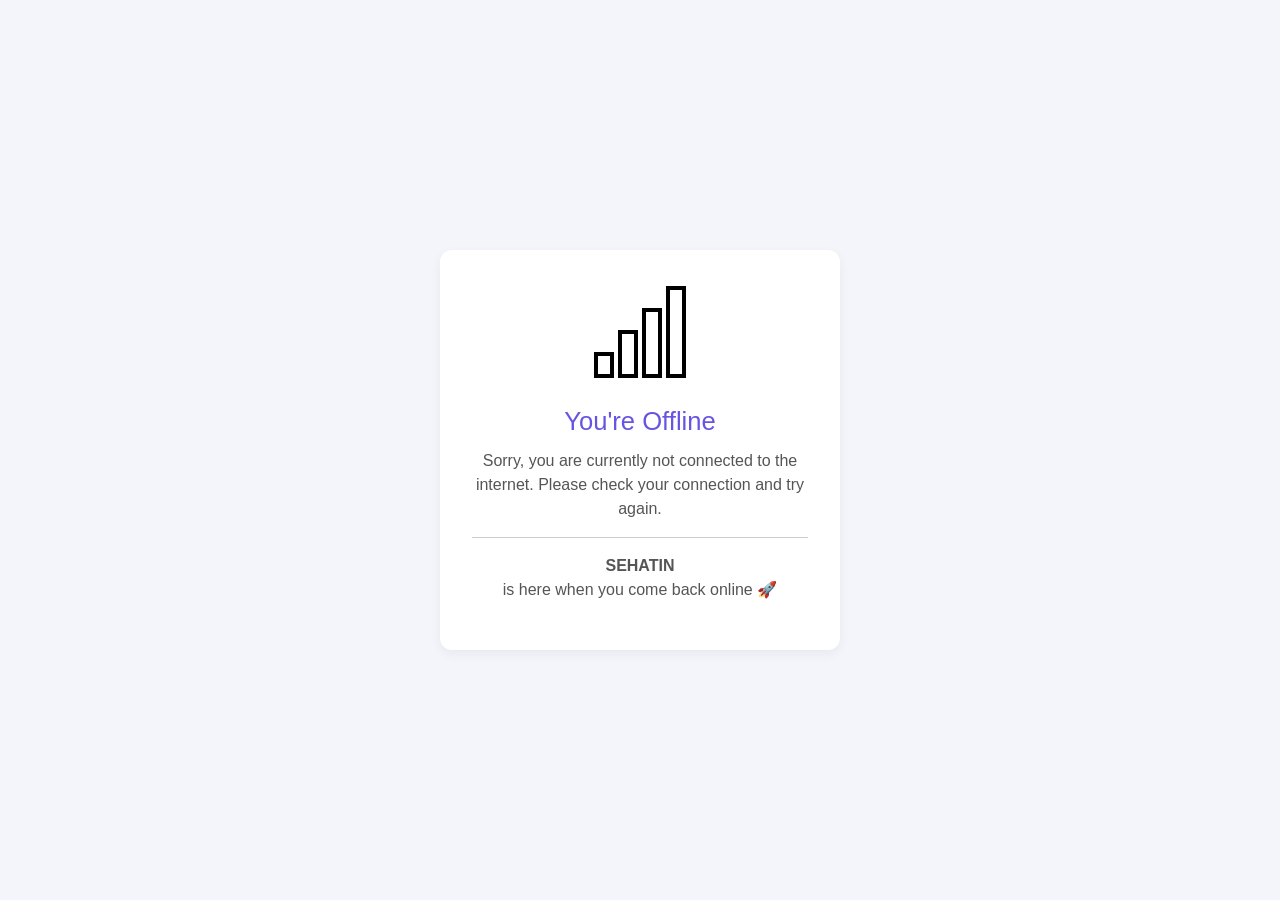
<file: fallback.html>
<!DOCTYPE html>
<html lang="en">
<head>
    <meta charset="UTF-8">
    <meta name="viewport" content="width=device-width, initial-scale=1.0">
    <title>SEHATIN - FALLBACK</title>
    <link rel="icon" type="image/png" href="assets/images/favicon-96x96.png" sizes="96x96" />
    <link rel="icon" type="image/svg+xml" href="assets/images/favicon.svg" />
    <link rel="shortcut icon" href="assets/images/favicon.ico" />
    <link rel="apple-touch-icon" sizes="180x180" href="assets/images/apple-touch-icon.png" />
    <meta name="apple-mobile-web-app-title" content="SEHATIN" />
    <link rel="manifest" href="https://sehatin.rizcasaur.us/manifest.json">
  
    <link href="https://cdn.jsdelivr.net/npm/bootstrap@5.3.2/dist/css/bootstrap.min.css" rel="stylesheet">
    <link href="https://cdn.jsdelivr.net/npm/bootstrap-icons@1.10.5/font/bootstrap-icons.css" rel="stylesheet">
  <style>
    body {
      background-color: #f4f5fa;
      color: #333;
      font-family: 'Segoe UI', sans-serif;
      display: flex;
      justify-content: center;
      align-items: center;
      height: 100vh;
      text-align: center;
      padding: 20px;
    }
    .offline-box {
      max-width: 400px;
      background: #fff;
      border-radius: 12px;
      box-shadow: 0 4px 12px rgba(0, 0, 0, 0.05);
      padding: 2rem;
    }
    .offline-box img {
      width: 100px;
      margin-bottom: 1.5rem;
    }
    .offline-box h1 {
      font-size: 1.6rem;
      color: #6754e2;
    }
    .offline-box p {
      margin-top: 0.75rem;
      color: #555;
    }
  </style>
</head>
<body>
  <div class="offline-box">
    <img src="assets/images/no-connection.png" alt="Offline" />
    <h1>You're Offline</h1>
    <p>Sorry, you are currently not connected to the internet. Please check your connection and try again.</p>
    <hr>
    <p><strong>SEHATIN</strong><br>is here when you come back online 🚀</p>
  </div>
  <script src="https://cdn.jsdelivr.net/npm/bootstrap@5.3.2/dist/js/bootstrap.bundle.min.js"></script>
  <script>
    if ('serviceWorker' in navigator) {
      window.addEventListener('load', () => {
        navigator.serviceWorker.register('/service-worker.js')
          .then((registration) => {
            console.log('Service Worker registered with scope:', registration.scope);
          })
          .catch((error) => {
            console.log('Service Worker registration failed:', error);
          });
      });
    }
  </script>
</body>
</html>
</file>
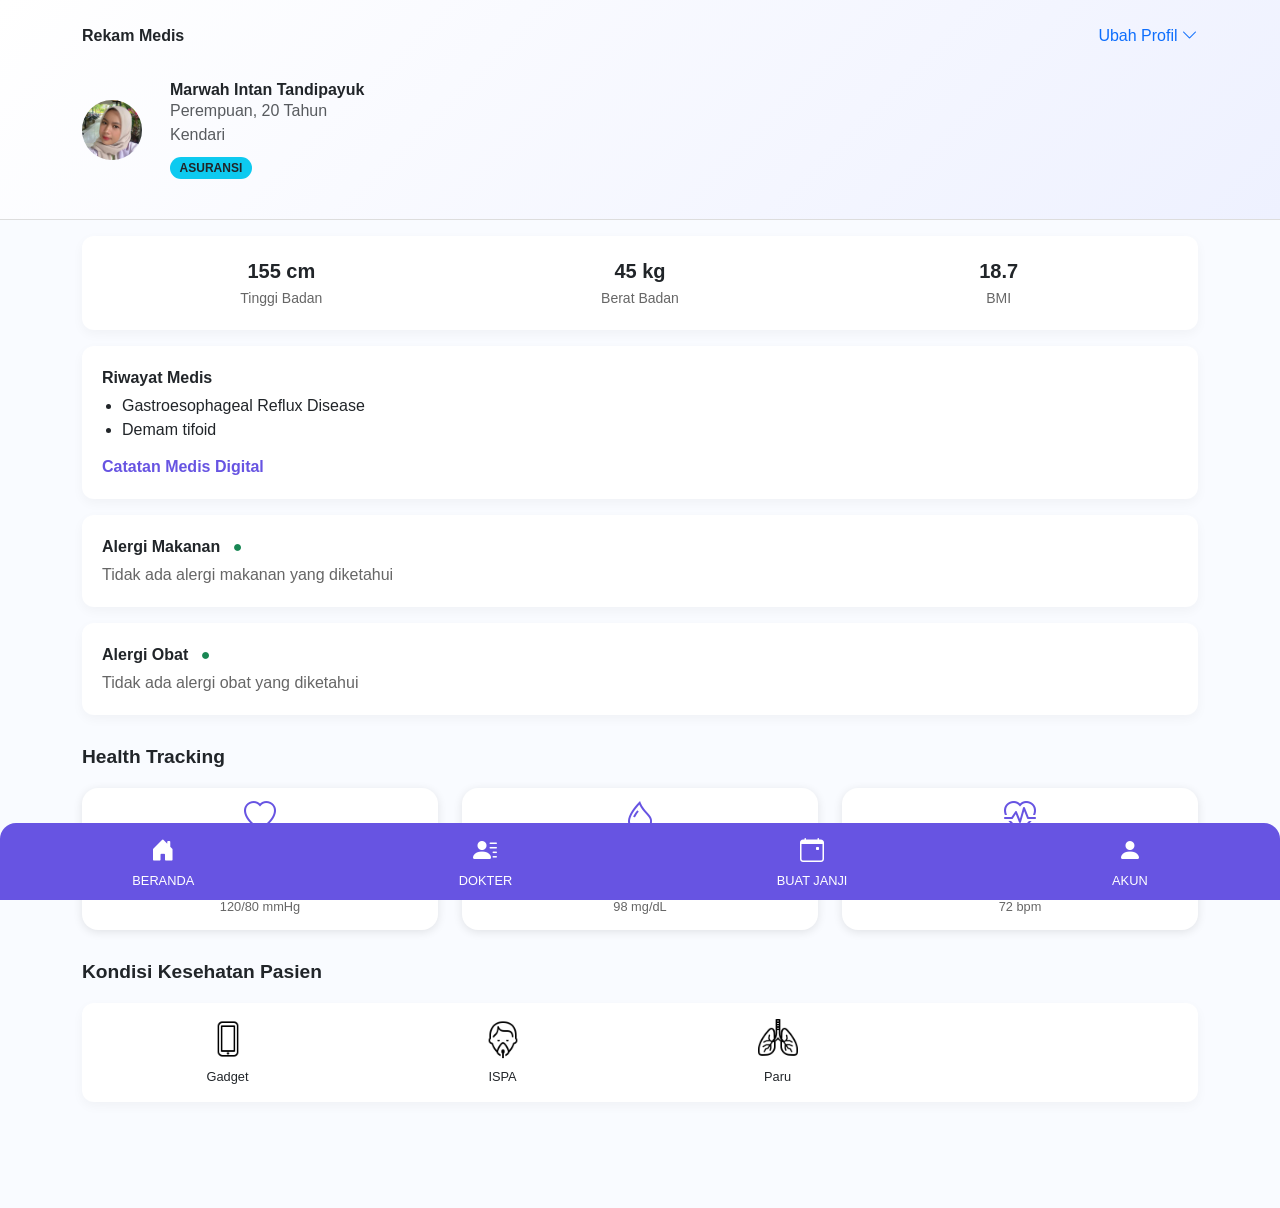
<file: profile.html>
<!DOCTYPE html>
<html lang="en">
<head>
  <meta charset="UTF-8">
  <meta name="viewport" content="width=device-width, initial-scale=1.0">
  <title>SEHATIN - PROFILE</title>
  <link rel="icon" type="image/png" href="https://sehatin.rizcasaur.us/assets/images/favicon-96x96.png" sizes="96x96" />
  <link rel="icon" type="image/svg+xml" href="https://sehatin.rizcasaur.us/assets/images/favicon.svg" />
  <link rel="shortcut icon" href="https://sehatin.rizcasaur.us/assets/images/favicon.ico" />
  <link rel="apple-touch-icon" sizes="180x180" href="https://sehatin.rizcasaur.us/assets/images/apple-touch-icon.png" />
  <meta name="apple-mobile-web-app-title" content="SEHATIN" />
  <link rel="manifest" href="https://sehatin.rizcasaur.us/manifest.json">

  <link href="https://cdn.jsdelivr.net/npm/bootstrap@5.3.2/dist/css/bootstrap.min.css" rel="stylesheet">
  <link href="https://cdn.jsdelivr.net/npm/bootstrap-icons@1.10.5/font/bootstrap-icons.css" rel="stylesheet">
  <style>
    body {
      background-color: #f9fbff;
      font-family: 'Segoe UI', sans-serif;
      padding-bottom: 90px;
    }
    .header-section {
      background: linear-gradient(135deg, #ffffff, #eef1ff);
      padding: 1.5rem 1rem;
      border-bottom: 1px solid #ddd;
    }
    .user-summary {
      display: flex;
      align-items: center;
      gap: 1rem;
    }
    .user-summary img {
      width: 60px;
      height: 60px;
      border-radius: 50%;
      object-fit: cover;
    }
    .user-summary div {
      flex-grow: 1;
    }
    .user-summary h6 {
      margin: 0;
      font-weight: 700;
    }
    .badge-custom {
      font-size: 0.75rem;
      padding: 0.3rem 0.6rem;
      margin-right: 0.3rem;
      border-radius: 999px;
    }
    .section-title {
      font-weight: bold;
      font-size: 1.2rem;
      margin: 1.75rem 0 1rem;
    }
    .info-card {
      background-color: #fff;
      border-radius: 0.75rem;
      box-shadow: 0 4px 12px rgba(0,0,0,0.04);
      padding: 1.25rem;
      margin-bottom: 1rem;
    }
    .info-grid {
      display: grid;
      grid-template-columns: 1fr 1fr 1fr;
      text-align: center;
    }
    .info-grid div strong {
      display: block;
      font-size: 1.25rem;
    }
    .info-grid div small {
      color: #666;
    }
    .list-item-box {
      border-top: 1px solid #eee;
      padding-top: 1rem;
    }
    .info-list {
      padding-left: 1.25rem;
      margin-bottom: 0;
    }
    .status-card {
      display: flex;
      justify-content: space-between;
      align-items: center;
      border-radius: 0.75rem;
      padding: 1rem;
      background-color: #fff;
      margin-bottom: 0.75rem;
      box-shadow: 0 2px 8px rgba(0,0,0,0.02);
    }
    .status-title {
      font-weight: 600;
    }
    .status-value {
      color: #666;
    }
    .health-icons {
      display: grid;
      grid-template-columns: repeat(4, 1fr);
      gap: 1rem;
      padding: 1rem;
      background-color: #fff;
      border-radius: 0.75rem;
      box-shadow: 0 4px 12px rgba(0,0,0,0.04);
    }
    .health-icons div {
      text-align: center;
      font-size: 0.8rem;
    }
    .health-icons img {
      width: 40px;
      height: 40px;
      margin-bottom: 0.5rem;
    }

    .bottom-nav {
      position: fixed;
      bottom: 0;
      left: 0;
      width: 100%;
      background-color: #6754e2;
      color: white;
      display: flex;
      justify-content: space-around;
      padding: 10px 0;
      z-index: 999;
      border-top-left-radius: 1rem;
      border-top-right-radius: 1rem;
    }

    .bottom-nav a {
      color: white;
      text-decoration: none;
      font-size: 0.8rem;
      text-align: center;
    }

    .bottom-nav a i {
      font-size: 1.5rem;
      display: block;
      margin-bottom: 2px;
    }

    .btn-link {
      text-decoration: none;
      font-weight: bold;
      color: #6754e2;
      display: block;
      text-align: left;
      margin-top: 0.8rem;
      font-size: 1rem;
    }

    /* New Card Styles */
    .card-custom {
      background-color: #fff;
      border-radius: 1rem;
      box-shadow: 0 2px 10px rgba(0, 0, 0, 0.1);
      padding-top: 0.4rem;
      padding-bottom: 0.4rem;
      padding-right: 0.2rem;
      padding-left: 0.2rem;
      text-align: center;
      transition: transform 0.3s ease, box-shadow 0.3s ease;
    }

    .card-custom:hover {
      transform: translateY(-5px);
      box-shadow: 0 6px 15px rgba(0, 0, 0, 0.15);
    }

    .card-icon {
      font-size: 2rem;
      color: #6754e2;
      margin-bottom: 0.8rem;
    }

    .card-title {
      font-weight: bold;
      font-size: 0.8rem;
      color: #333;
      margin-bottom: 0.2rem;
    }

    .card-value {
      font-size: 0.8rem;
      color: #666;
      margin-bottom: 0.5rem;
    }
  </style>
</head>
<body>
  
  <div class="header-section">
    <div class="container d-flex justify-content-between align-items-center mb-3">
      <div class="fw-semibold">Rekam Medis</div>
      <div class="text-primary">Ubah Profil <i class="bi bi-chevron-down"></i></div>
    </div>
    <div class="container user-summary">
      <img src="assets/images/profil-intan.jpg" alt="Profile">
      <div class="container py-3">
        <h6>Marwah Intan Tandipayuk</h6>
        <div class="text-muted">Perempuan, 20 Tahun<br>Kendari</div>
        <div class="mt-2">
          <!-- <span class="badge bg-light text-dark badge-custom">DIRI SENDIRI</span> -->
          <span class="badge bg-info text-dark badge-custom">ASURANSI</span>
        </div>
      </div>
    </div>
  </div>

  <div class="container py-3">
    <div class="info-card info-grid">
      <div><strong>155 cm</strong><small>Tinggi Badan</small></div>
      <div><strong>45 kg</strong><small>Berat Badan</small></div>
      <div><strong>18.7</strong><small>BMI</small></div>
    </div>

    <div class="info-card">
      <div class="status-title mb-1">Riwayat Medis</div>
      <div class="info-box">
        <ul class="info-list">
          <li>Gastroesophageal Reflux Disease</li>
          <li>Demam tifoid</li>
        </ul>
      </div>
      <a href="digital.html" class="btn-link">Catatan Medis Digital</a>
    </div>

    <div class="info-card">
      <div class="status-title mb-1">Alergi Makanan <span class="text-success ms-2">●</span></div>
      <div class="status-value">Tidak ada alergi makanan yang diketahui</div>
    </div>

    <div class="info-card">
      <div class="status-title mb-1">Alergi Obat <span class="text-success ms-2">●</span></div>
      <div class="status-value">Tidak ada alergi obat yang diketahui</div>
    </div>

    <div class="section-title">Health Tracking</div>

    <!-- Blood Pressure Card -->
    <div class="row row-cols-3 g-4">
      <div class="col">
        <div class="card-custom">
          <div class="card-icon">
            <i class="bi bi-heart"></i>
          </div>
          <div class="card-title">Blood<br>Pressure</div>
          <div class="card-value">120/80 mmHg</div>
        </div>
      </div>

      <!-- Sugar Level Card -->
      <div class="col">
        <div class="card-custom">
          <div class="card-icon">
            <i class="bi bi-droplet"></i>
          </div>
          <div class="card-title">Sugar<br>Level</div>
          <div class="card-value">98 mg/dL</div>
        </div>
      </div>

      <!-- Heart Rate Card -->
      <div class="col">
        <div class="card-custom">
          <div class="card-icon">
            <i class="bi bi-heart-pulse"></i>
          </div>
          <div class="card-title">Heart<br>Rate</div>
          <div class="card-value">72 bpm</div>
        </div>
      </div>
    </div>

    <div class="section-title">Kondisi Kesehatan Pasien</div>
    <div class="health-icons">
      <div><img src="assets/images/iphone.png"/><div>Gadget</div></div>
      <div><img src="assets/images/patient-oxygen-mask.png"/><div>ISPA</div></div>
      <div><img src="assets/images/lungs.png"/><div>Paru</div></div>
    </div>
  </div>

  <div id="install-container" class="text-center mt-4" style="display: none;">
    <button id="install-button" class="btn btn-primary">INSTALL SEHATIN APPS</button>
  </div>

  <div class="bottom-nav">
    <a href="home.html"><i class="bi bi-house-door-fill"></i><span>BERANDA</span></a>
    <a href="telemed.html"><i class="bi bi-person-lines-fill"></i><span>DOKTER</span></a>
    <a href="telemed.html"><i class="bi bi-calendar-event"></i><span>BUAT JANJI</span></a>
    <a href="profile.html"><i class="bi bi-person-fill"></i><span>AKUN</span></a>
  </div>



  <script src="https://cdn.jsdelivr.net/npm/bootstrap@5.3.2/dist/js/bootstrap.bundle.min.js"></script>

  <script>
    let deferredPrompt;
    const installContainer = document.getElementById('install-container');
    const installButton = document.getElementById('install-button');
  
    // 1. Listen for beforeinstallprompt
    window.addEventListener('beforeinstallprompt', (e) => {
      console.log('[INSTALL PROMPT] Event triggered');
      e.preventDefault();
      deferredPrompt = e;
      installContainer.style.display = 'block';
    });
  
    // 2. Handle Install button click
    installButton?.addEventListener('click', async () => {
      if (deferredPrompt) {
        deferredPrompt.prompt();
        const { outcome } = await deferredPrompt.userChoice;
        if (outcome === 'accepted') {
          console.log('User accepted the install prompt');
          installContainer.style.display = 'none';
        } else {
          console.log('User dismissed the install prompt');
        }
        deferredPrompt = null;
      }
    });

    window.addEventListener('appinstalled', () => {
      console.log('PWA was installed');
      installContainer.style.display = 'none';
    });

  
    // 3. Register Service Worker
    if ('serviceWorker' in navigator) {
      window.addEventListener('load', () => {
        navigator.serviceWorker.register('/service-worker.js')
          .then((registration) => {
            console.log('Service Worker registered with scope:', registration.scope);
          })
          .catch((error) => {
            console.log('Service Worker registration failed:', error);
          });
      });
    }
  </script>

</body>
</html>
</file>
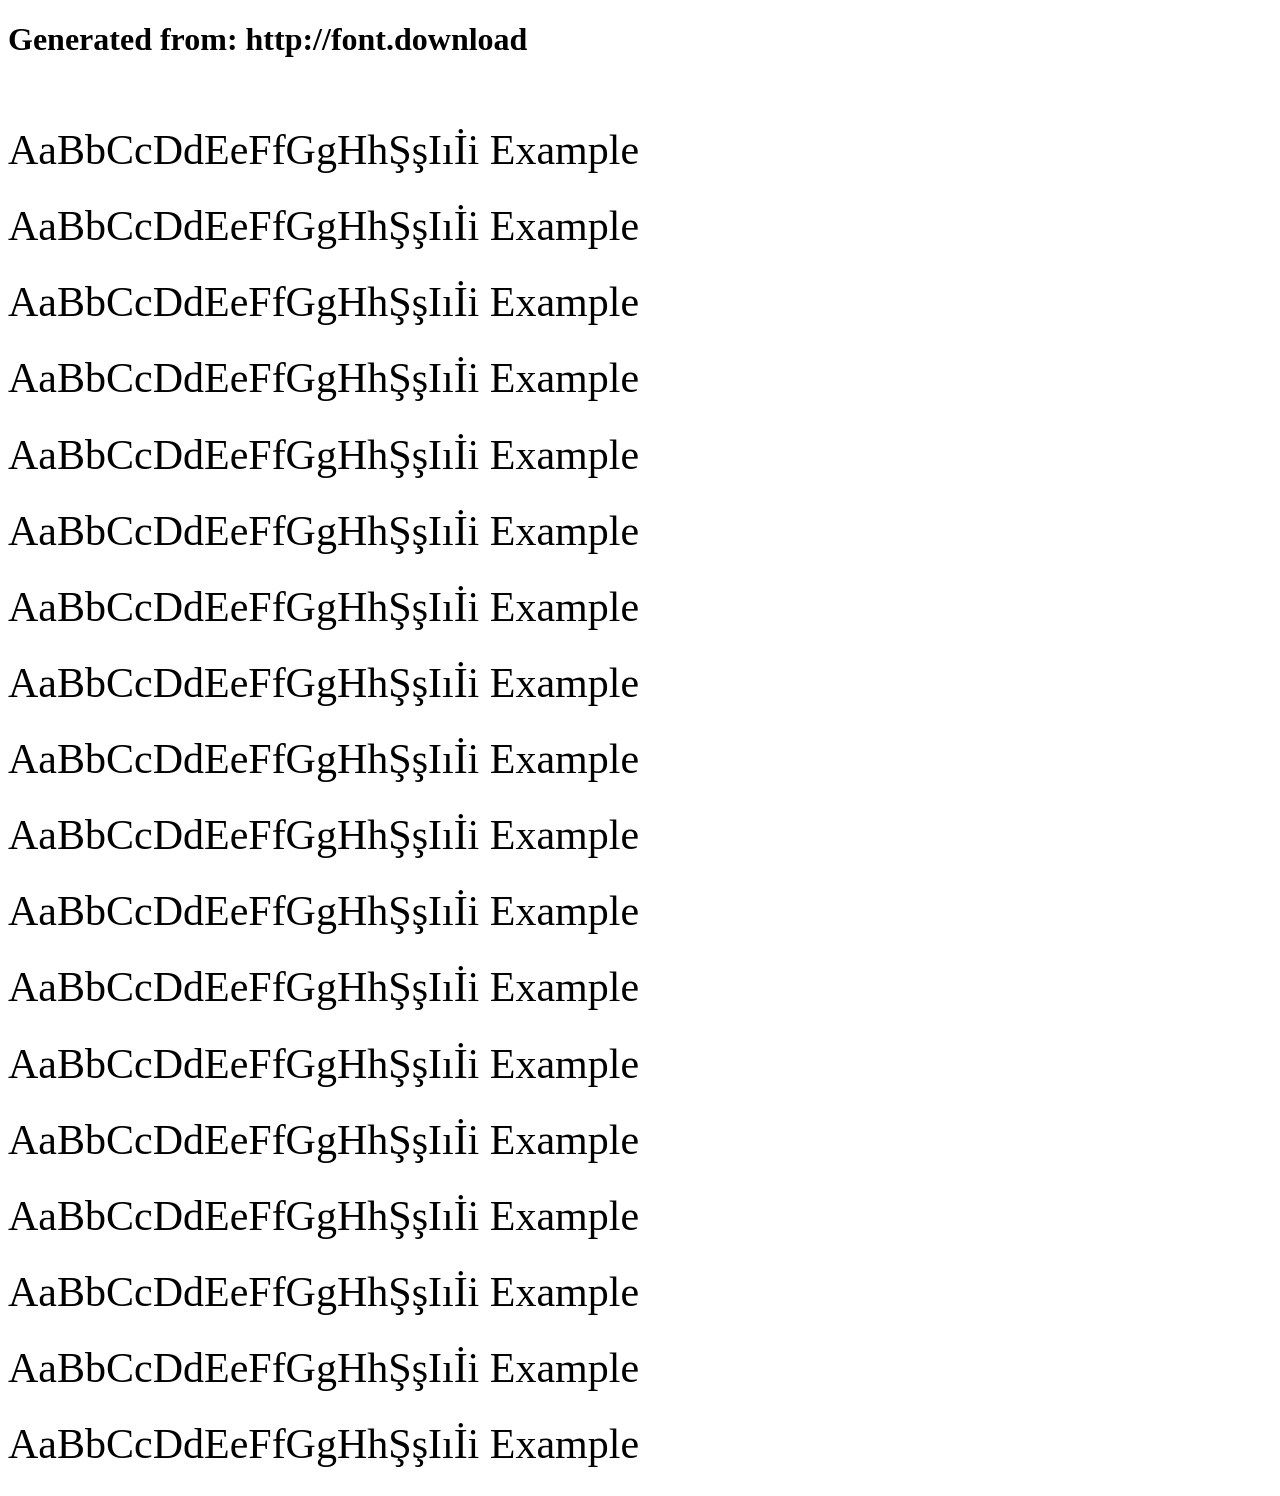
<file: assets/css/fonts/example.html>
<!DOCTYPE html>
<html xmlns="http://www.w3.org/1999/xhtml">
<head>
    <meta http-equiv="Content-Type" content="text/html; charset=utf-8"/>
    <link rel="stylesheet" type="text/css"
          href="poppins-fonts.css"/>
</head>

<body>

<h1>Generated from: http://font.download</h1><br/>
<h1 style="font-family:'Poppins Regular';font-weight:normal;font-size:42px">AaBbCcDdEeFfGgHhŞşIıİi Example</h1>
<h1 style="font-family:'Poppins Italic';font-weight:normal;font-size:42px">AaBbCcDdEeFfGgHhŞşIıİi Example</h1>
<h1 style="font-family:'Poppins Thin';font-weight:normal;font-size:42px">AaBbCcDdEeFfGgHhŞşIıİi Example</h1>
<h1 style="font-family:'Poppins Thin Italic';font-weight:normal;font-size:42px">AaBbCcDdEeFfGgHhŞşIıİi Example</h1>
<h1 style="font-family:'Poppins ExtraLight';font-weight:normal;font-size:42px">AaBbCcDdEeFfGgHhŞşIıİi Example</h1>
<h1 style="font-family:'Poppins ExtraLight Italic';font-weight:normal;font-size:42px">AaBbCcDdEeFfGgHhŞşIıİi Example</h1>
<h1 style="font-family:'Poppins Light';font-weight:normal;font-size:42px">AaBbCcDdEeFfGgHhŞşIıİi Example</h1>
<h1 style="font-family:'Poppins Light Italic';font-weight:normal;font-size:42px">AaBbCcDdEeFfGgHhŞşIıİi Example</h1>
<h1 style="font-family:'Poppins Medium';font-weight:normal;font-size:42px">AaBbCcDdEeFfGgHhŞşIıİi Example</h1>
<h1 style="font-family:'Poppins Medium Italic';font-weight:normal;font-size:42px">AaBbCcDdEeFfGgHhŞşIıİi Example</h1>
<h1 style="font-family:'Poppins SemiBold';font-weight:normal;font-size:42px">AaBbCcDdEeFfGgHhŞşIıİi Example</h1>
<h1 style="font-family:'Poppins SemiBold Italic';font-weight:normal;font-size:42px">AaBbCcDdEeFfGgHhŞşIıİi Example</h1>
<h1 style="font-family:'Poppins Bold';font-weight:normal;font-size:42px">AaBbCcDdEeFfGgHhŞşIıİi Example</h1>
<h1 style="font-family:'Poppins Bold Italic';font-weight:normal;font-size:42px">AaBbCcDdEeFfGgHhŞşIıİi Example</h1>
<h1 style="font-family:'Poppins ExtraBold';font-weight:normal;font-size:42px">AaBbCcDdEeFfGgHhŞşIıİi Example</h1>
<h1 style="font-family:'Poppins ExtraBold Italic';font-weight:normal;font-size:42px">AaBbCcDdEeFfGgHhŞşIıİi Example</h1>
<h1 style="font-family:'Poppins Black';font-weight:normal;font-size:42px">AaBbCcDdEeFfGgHhŞşIıİi Example</h1>
<h1 style="font-family:'Poppins Black Italic';font-weight:normal;font-size:42px">AaBbCcDdEeFfGgHhŞşIıİi Example</h1>


</body>
</html>
</file>
<file: assets/css/fonts/poppins-fonts.css>
/* #### Generated By: http://font.download #### */

    @font-face {
    font-family: 'Poppins Regular';
    font-style: normal;
    font-weight: normal;
    src: local('Poppins Regular'), url('https://sehatin.rizcasaur.us/assets/css/fonts/Poppins-Regular.woff') format('woff');
    }
    

    @font-face {
    font-family: 'Poppins Italic';
    font-style: normal;
    font-weight: normal;
    src: local('Poppins Italic'), url('https://sehatin.rizcasaur.us/assets/css/fonts/Poppins-Italic.woff') format('woff');
    }
    

    @font-face {
    font-family: 'Poppins Thin';
    font-style: normal;
    font-weight: normal;
    src: local('Poppins Thin'), url('https://sehatin.rizcasaur.us/assets/css/fonts/Poppins-Thin.woff') format('woff');
    }
    

    @font-face {
    font-family: 'Poppins Thin Italic';
    font-style: normal;
    font-weight: normal;
    src: local('Poppins Thin Italic'), url('https://sehatin.rizcasaur.us/assets/css/fonts/Poppins-ThinItalic.woff') format('woff');
    }
    

    @font-face {
    font-family: 'Poppins ExtraLight';
    font-style: normal;
    font-weight: normal;
    src: local('Poppins ExtraLight'), url('https://sehatin.rizcasaur.us/assets/css/fonts/Poppins-ExtraLight.woff') format('woff');
    }
    

    @font-face {
    font-family: 'Poppins ExtraLight Italic';
    font-style: normal;
    font-weight: normal;
    src: local('Poppins ExtraLight Italic'), url('https://sehatin.rizcasaur.us/assets/css/fonts/Poppins-ExtraLightItalic.woff') format('woff');
    }
    

    @font-face {
    font-family: 'Poppins Light';
    font-style: normal;
    font-weight: normal;
    src: local('Poppins Light'), url('https://sehatin.rizcasaur.us/assets/css/fonts/Poppins-Light.woff') format('woff');
    }
    

    @font-face {
    font-family: 'Poppins Light Italic';
    font-style: normal;
    font-weight: normal;
    src: local('Poppins Light Italic'), url('https://sehatin.rizcasaur.us/assets/css/fonts/Poppins-LightItalic.woff') format('woff');
    }
    

    @font-face {
    font-family: 'Poppins Medium';
    font-style: normal;
    font-weight: normal;
    src: local('Poppins Medium'), url('https://sehatin.rizcasaur.us/assets/css/fonts/Poppins-Medium.woff') format('woff');
    }
    

    @font-face {
    font-family: 'Poppins Medium Italic';
    font-style: normal;
    font-weight: normal;
    src: local('Poppins Medium Italic'), url('https://sehatin.rizcasaur.us/assets/css/fonts/Poppins-MediumItalic.woff') format('woff');
    }
    

    @font-face {
    font-family: 'Poppins SemiBold';
    font-style: normal;
    font-weight: normal;
    src: local('Poppins SemiBold'), url('https://sehatin.rizcasaur.us/assets/css/fonts/Poppins-SemiBold.woff') format('woff');
    }
    

    @font-face {
    font-family: 'Poppins SemiBold Italic';
    font-style: normal;
    font-weight: normal;
    src: local('Poppins SemiBold Italic'), url('https://sehatin.rizcasaur.us/assets/css/fonts/Poppins-SemiBoldItalic.woff') format('woff');
    }
    

    @font-face {
    font-family: 'Poppins Bold';
    font-style: normal;
    font-weight: normal;
    src: local('Poppins Bold'), url('https://sehatin.rizcasaur.us/assets/css/fonts/Poppins-Bold.woff') format('woff');
    }
    

    @font-face {
    font-family: 'Poppins Bold Italic';
    font-style: normal;
    font-weight: normal;
    src: local('Poppins Bold Italic'), url('https://sehatin.rizcasaur.us/assets/css/fonts/Poppins-BoldItalic.woff') format('woff');
    }
    

    @font-face {
    font-family: 'Poppins ExtraBold';
    font-style: normal;
    font-weight: normal;
    src: local('Poppins ExtraBold'), url('https://sehatin.rizcasaur.us/assets/css/fonts/Poppins-ExtraBold.woff') format('woff');
    }
    

    @font-face {
    font-family: 'Poppins ExtraBold Italic';
    font-style: normal;
    font-weight: normal;
    src: local('Poppins ExtraBold Italic'), url('https://sehatin.rizcasaur.us/assets/css/fonts/Poppins-ExtraBoldItalic.woff') format('woff');
    }
    

    @font-face {
    font-family: 'Poppins Black';
    font-style: normal;
    font-weight: normal;
    src: local('Poppins Black'), url('https://sehatin.rizcasaur.us/assets/css/fonts/Poppins-Black.woff') format('woff');
    }
    

    @font-face {
    font-family: 'Poppins Black Italic';
    font-style: normal;
    font-weight: normal;
    src: local('Poppins Black Italic'), url('https://sehatin.rizcasaur.us/assets/css/fonts/Poppins-BlackItalic.woff') format('woff');
    }
</file>
